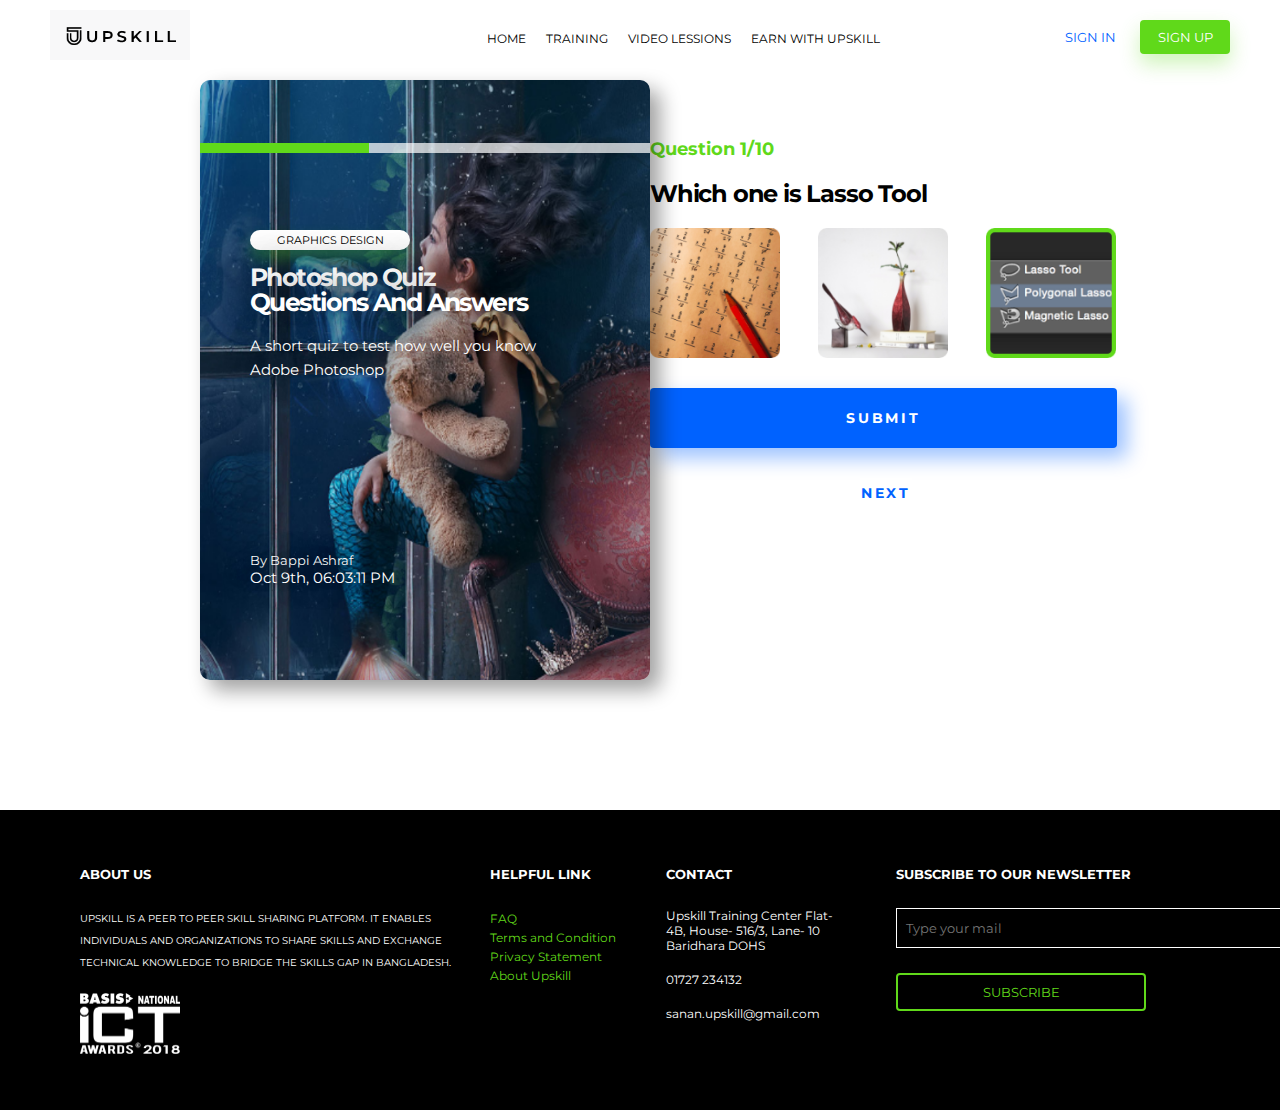
<file: index.html>
<!DOCTYPE html>
<html lang="en">

<head>
    <meta charset="UTF-8">
    <meta http-equiv="X-UA-Compatible" content="IE=edge">
    <meta name="viewport" content="width=device-width, initial-scale=1.0">
    <link rel="stylesheet" href="./styles/header.css">
    <link rel="stylesheet" href="./styles/style.css">
    <link rel="stylesheet" href="https://use.fontawesome.com/releases/v5.5.0/css/all.css"
        integrity="sha384-B4dIYHKNBt8Bc12p+WXckhzcICo0wtJAoU8YZTY5qE0Id1GSseTk6S+L3BlXeVIU" crossorigin="anonymous">
    <title>UPSKILL Assignment-2</title>
</head>

<body>
    <header class="site-header">
        <div class="logo">
            <img src="assets/images/logo/upskill_logo.png" alt="">
        </div>

        <ul class="menu">
            <li><a href="index.html">HOME</a></li>
            <li><a href="training.html">TRAINING</a></li>
            <li><a href="#">VIDEO LESSIONS</a></li>
            <li><a href="#">EARN WITH UPSKILL</a></li>
        </ul>

        <div class="user-logo">
            <!-- <i class="fas fa-user-circle"></i> -->
        </div>
        <div class="nav-btn">
            <button class="signin_toggle">
                <a href="#">SIGN IN</a>
            </button>
            <button class="signup_toggle"><a href="#">SIGN UP</a></button>
        </div>
        </div>
    </header>
    <section>
        <div class="left-segment">
            <div class="svg-pic">
                <div class="layer">
                    <img src="./assets/images/daniele-levis.svg" alt="layer">
                </div>
                <div class="svg">
                    <img src="./assets/images/adobe-pic.png" alt="picture">
                </div>
                <div class="progressbar-full"></div>
                <div class="progressbar"></div>
                <div class="top-description">
                    <div class="graphics">
                        <p>GRAPHICS DESIGN</p><br>
                    </div>
                    <div class="photoshop">
                        <p>Photoshop Quiz Questions And Answers</p><br>
                    </div>
                    <div class="description">
                        <p>A short quiz to test how well you know Adobe Photoshop</p>
                    </div>
                    <div class="author">
                        <p>By Bappi Ashraf</p>
                    </div>
                    <div class="date-time">
                        <p>Oct 9th, 06:03:11 PM</p>
                        <div class="social-media">
                            <a href="#">
                                <i class="fab fa-facebook-square"></i>
                            </a>
                            <a href="#">
                                <i class="fab fa-linkedin"></i>
                            </a>
                        </div>
                    </div>
                </div>
            </div>
        </div>
        <div class="right-segment">
            <div class="quiz">
                <div class="question-no">
                    <p>Question 1/10</p>
                </div>
                <div class="question">
                    <p>Which one is Lasso Tool</p>
                </div><br>
                <div class="option-pic">
                    <img src="./assets/images/chris-liverani-rD2dc_2S3i0-unsplash.png" alt="">
                    <img src="./assets/images/oriento-0dg-EfHgA8Q-unsplash.png" alt="">
                    <img src="./assets/images/images (1).png" alt="">
                </div>
                <div class="buttons">
                    <div>
                        <button class="submit-btn">
                            <a href="#">SUBMIT</a>
                        </button>
                    </div>
                    <div>
                        <button class="next-btn">
                            <a href="question2.html">NEXT</a>
                        </button>
                    </div>
                </div>
            </div>
        </div>
    </section>
    <footer>
        <div class="about-us">
            <P>ABOUT US</P><br>
            <div class="description">
                <p>Upskill is a peer to peer skill sharing platform. It enables individuals and organizations to share
                    skills and exchange technical knowledge to bridge the skills gap in Bangladesh.</p><br>
            </div>
            <img src="./assets/images/logo/ict@2x.png" alt="">
        </div>
        <div class="helpful-link">
            <p>HELPFUL LINK</p><br>
            <div class="links">
                <ul>
                    <li><a href="#">FAQ</a></li>
                    <li><a href="#">Terms and Condition</a></li>
                    <li><a href="#">Privacy Statement</a></li>
                    <li><a href="#">About Upskill</a></li>
                </ul>
            </div>
        </div>
        <div class="contact">
            <div class="title">
                <P>CONTACT</P><br>
            </div>
            <div class="address">
                <p>Upskill Training Center Flat- 4B, House- 516/3, Lane- 10 Baridhara DOHS</p><br>
            </div>
            <div class="phone">
                <p>01727 234132</p><br>
            </div>
            <div class="email">
                <p>sanan.upskill@gmail.com</p>
            </div>
        </div>
        <div class="subscribe">
            <div class="title">
                <p>Subscribe to our newsletter</p><br>
            </div>
            <div class="input-email">
                <input type="text" placeholder="   Type your mail">
            </div>
            <div class="sub-btn">
                <button><a href="#">SUBSCRIBE</a></button>
            </div>
        </div>
    </footer>
</body>

</html>
</file>
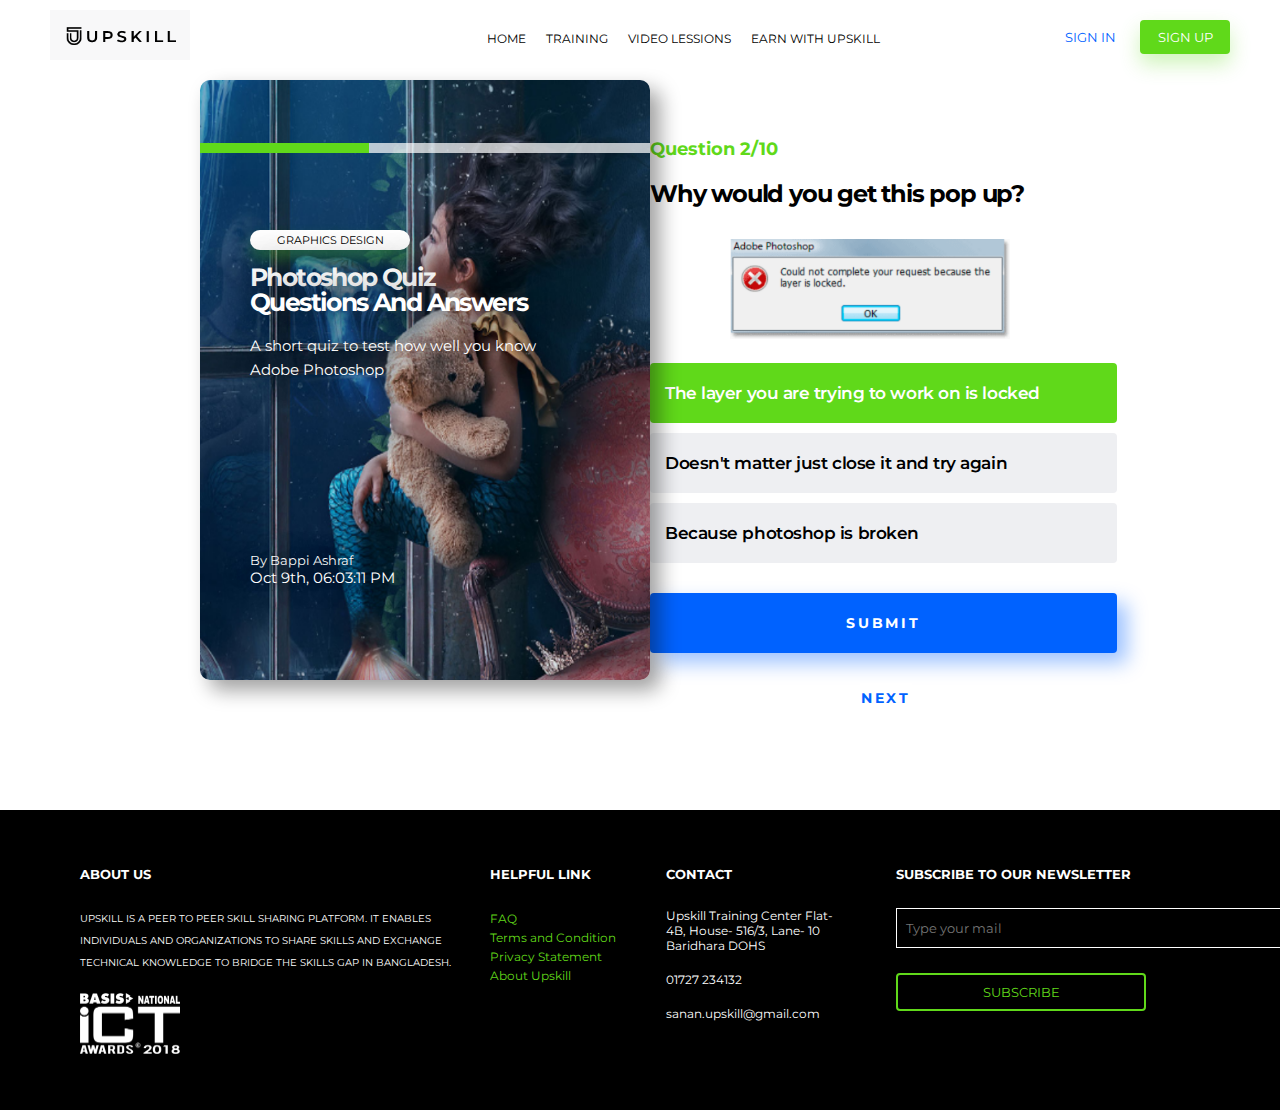
<file: question2.html>
<!DOCTYPE html>
<html lang="en">

<head>
    <meta charset="UTF-8">
    <meta http-equiv="X-UA-Compatible" content="IE=edge">
    <meta name="viewport" content="width=device-width, initial-scale=1.0">
    <link rel="stylesheet" href="./styles/header.css">
    <link rel="stylesheet" href="./styles/style.css">
    <link rel="stylesheet" href="https://use.fontawesome.com/releases/v5.5.0/css/all.css"
        integrity="sha384-B4dIYHKNBt8Bc12p+WXckhzcICo0wtJAoU8YZTY5qE0Id1GSseTk6S+L3BlXeVIU" crossorigin="anonymous">
    <title>UPSKILL Assignment-2</title>
</head>

<body>
    <header class="site-header">
        <div class="logo">
            <img src="assets/images/logo/upskill_logo.png" alt="">
        </div>

        <ul class="menu">
            <li><a href="index.html">HOME</a></li>
            <li><a href="training.html">TRAINING</a></li>
            <li><a href="#">VIDEO LESSIONS</a></li>
            <li><a href="#">EARN WITH UPSKILL</a></li>
        </ul>

        <div class="user-logo">
            <!-- <i class="fas fa-user-circle"></i> -->
        </div>
        <div class="nav-btn">
            <button class="signin_toggle">
                <a href="#">SIGN IN</a>
            </button>
            <button class="signup_toggle"><a href="#">SIGN UP</a></button>
        </div>
        </div>
    </header>
    <section>
        <div class="left-segment">
            <div class="svg-pic">
                <div class="layer">
                    <img src="./assets/images/daniele-levis.svg" alt="layer">
                </div>
                <div class="svg">
                    <img src="./assets/images/adobe-pic.png" alt="picture">
                </div>
                <div class="progressbar-full"></div>
                <div class="progressbar"></div>
                <div class="top-description">
                    <div class="graphics">
                        <p>GRAPHICS DESIGN</p><br>
                    </div>
                    <div class="photoshop">
                        <p>Photoshop Quiz Questions And Answers</p><br>
                    </div>
                    <div class="description">
                        <p>A short quiz to test how well you know Adobe Photoshop</p>
                    </div>
                    <div class="author">
                        <p>By Bappi Ashraf</p>
                    </div>
                    <div class="date-time">
                        <p>Oct 9th, 06:03:11 PM</p>
                        <div class="social-media">
                            <a href="#">
                                <i class="fab fa-facebook-square"></i>
                            </a>
                            <a href="#">
                                <i class="fab fa-linkedin"></i>
                            </a>
                        </div>
                    </div>
                </div>
            </div>
        </div>
        <div class="right-segment">
            <div class="quiz">
                <div class="question-no">
                    <p>Question 2/10</p>
                </div>
                <div class="question">
                    <p>Why would you get this pop up?</p><br>
                </div>
                <div class="error">
                    <img src="./assets/images/1793223770@2x.png" alt="">
                </div>
                <div class="options">
                    <div class="option-1" onclick="location.href-'#'">
                        <p>The layer you are trying to work on is locked</p>
                    </div>
                    <div class="option-2" onclick="location.href-'#'">
                        <p>Doesn't matter just close it and try again</p>
                    </div>
                    <div class="option-3" onclick="location.href-'#'">
                        <p>Because photoshop is broken</p>
                    </div>
                </div>
                <div class="buttons">
                    <div>
                        <button class="submit-btn">
                            <a href="#">SUBMIT</a>
                        </button>
                    </div>
                    <div>
                        <button class="next-btn">
                            <a href="question3.html">NEXT</a>
                        </button>
                    </div>
                </div>
            </div>
        </div>
    </section>
    <footer>
        <div class="about-us">
            <P>ABOUT US</P><br>
            <div class="description">
                <p>Upskill is a peer to peer skill sharing platform. It enables individuals and organizations to share
                    skills and exchange technical knowledge to bridge the skills gap in Bangladesh.</p><br>
            </div>
            <img src="./assets/images/logo/ict@2x.png" alt="">
        </div>
        <div class="helpful-link">
            <p>HELPFUL LINK</p><br>
            <div class="links">
                <ul>
                    <li><a href="#">FAQ</a></li>
                    <li><a href="#">Terms and Condition</a></li>
                    <li><a href="#">Privacy Statement</a></li>
                    <li><a href="#">About Upskill</a></li>
                </ul>
            </div>
        </div>
        <div class="contact">
            <div class="title">
                <P>CONTACT</P><br>
            </div>
            <div class="address">
                <p>Upskill Training Center Flat- 4B, House- 516/3, Lane- 10 Baridhara DOHS</p><br>
            </div>
            <div class="phone">
                <p>01727 234132</p><br>
            </div>
            <div class="email">
                <p>sanan.upskill@gmail.com</p>
            </div>
        </div>
        <div class="subscribe">
            <div class="title">
                <p>Subscribe to our newsletter</p><br>
            </div>
            <div class="input-email">
                <input type="text" placeholder="   Type your mail">
            </div>
            <div class="sub-btn">
                <button><a href="#">SUBSCRIBE</a></button>
            </div>
        </div>
    </footer>
</body>

</html>
</file>
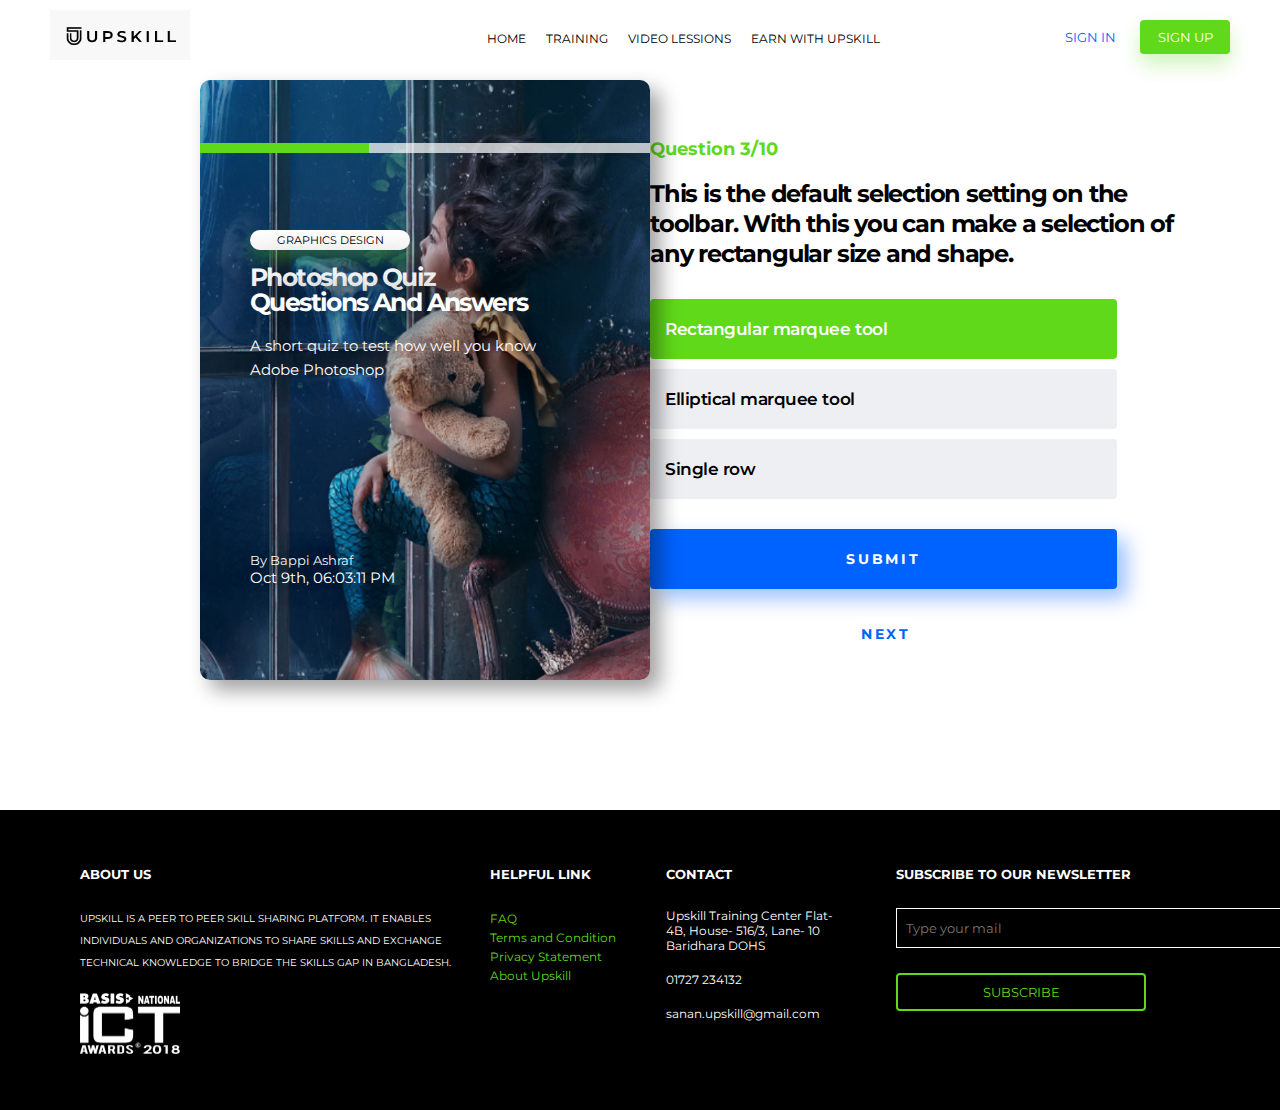
<file: question3.html>
<!DOCTYPE html>
<html lang="en">

<head>
    <meta charset="UTF-8">
    <meta http-equiv="X-UA-Compatible" content="IE=edge">
    <meta name="viewport" content="width=device-width, initial-scale=1.0">
    <link rel="stylesheet" href="./styles/header.css">
    <link rel="stylesheet" href="./styles/style.css">
    <link rel="stylesheet" href="https://use.fontawesome.com/releases/v5.5.0/css/all.css"
        integrity="sha384-B4dIYHKNBt8Bc12p+WXckhzcICo0wtJAoU8YZTY5qE0Id1GSseTk6S+L3BlXeVIU" crossorigin="anonymous">
    <title>UPSKILL Assignment-2</title>
</head>

<body>
    <header class="site-header">
        <div class="logo">
            <img src="assets/images/logo/upskill_logo.png" alt="">
        </div>

        <ul class="menu">
            <li><a href="index.html">HOME</a></li>
            <li><a href="training.html">TRAINING</a></li>
            <li><a href="#">VIDEO LESSIONS</a></li>
            <li><a href="#">EARN WITH UPSKILL</a></li>
        </ul>

        <div class="user-logo">
            <!-- <i class="fas fa-user-circle"></i> -->
        </div>
        <div class="nav-btn">
            <button class="signin_toggle">
                <a href="#">SIGN IN</a>
            </button>
            <button class="signup_toggle"><a href="#">SIGN UP</a></button>
        </div>
        </div>
    </header>
    <section>
        <div class="left-segment">
            <div class="svg-pic">
                <div class="layer">
                    <img src="./assets/images/daniele-levis.svg" alt="layer">
                </div>
                <div class="svg">
                    <img src="./assets/images/adobe-pic.png" alt="picture">
                </div>
                <div class="progressbar-full"></div>
                <div class="progressbar"></div>
                <div class="top-description">
                    <div class="graphics">
                        <p>GRAPHICS DESIGN</p><br>
                    </div>
                    <div class="photoshop">
                        <p>Photoshop Quiz Questions And Answers</p><br>
                    </div>
                    <div class="description">
                        <p>A short quiz to test how well you know Adobe Photoshop</p>
                    </div>
                    <div class="author">
                        <p>By Bappi Ashraf</p>
                    </div>
                    <div class="date-time">
                        <p>Oct 9th, 06:03:11 PM</p>
                        <div class="social-media">
                            <a href="#">
                                <i class="fab fa-facebook-square"></i>
                            </a>
                            <a href="#">
                                <i class="fab fa-linkedin"></i>
                            </a>
                        </div>
                    </div>
                </div>
            </div>
        </div>
        <div class="right-segment">
            <div class="quiz">
                <div class="question-no">
                    <p>Question 3/10</p>
                </div>
                <div class="question">
                    <p>This is the default selection setting on the toolbar. 
                    With this you can make a selection of any rectangular size and shape.</p><br>
                </div>
                <div class="options">
                    <div class="option-1" onclick="location.href-'#'">
                        <p>Rectangular marquee tool</p>
                    </div>
                    <div class="option-2" onclick="location.href-'#'">
                        <p>Elliptical marquee tool</p>
                    </div>
                    <div class="option-3" onclick="location.href-'#'">
                        <p>Single row</p>
                    </div>
                </div>
                <div class="buttons">
                    <div>
                        <button class="submit-btn">
                            <a href="#">SUBMIT</a>
                        </button>
                    </div>
                    <div>
                        <button class="next-btn">
                            <a href="score.html">NEXT</a>
                        </button>
                    </div>
                </div>
            </div>
        </div>
    </section>
    <footer>
        <div class="about-us">
            <P>ABOUT US</P><br>
            <div class="description">
                <p>Upskill is a peer to peer skill sharing platform. It enables individuals and organizations to share
                    skills and exchange technical knowledge to bridge the skills gap in Bangladesh.</p><br>
            </div>
            <img src="./assets/images/logo/ict@2x.png" alt="">
        </div>
        <div class="helpful-link">
            <p>HELPFUL LINK</p><br>
            <div class="links">
                <ul>
                    <li><a href="#">FAQ</a></li>
                    <li><a href="#">Terms and Condition</a></li>
                    <li><a href="#">Privacy Statement</a></li>
                    <li><a href="#">About Upskill</a></li>
                </ul>
            </div>
        </div>
        <div class="contact">
            <div class="title">
                <P>CONTACT</P><br>
            </div>
            <div class="address">
                <p>Upskill Training Center Flat- 4B, House- 516/3, Lane- 10 Baridhara DOHS</p><br>
            </div>
            <div class="phone">
                <p>01727 234132</p><br>
            </div>
            <div class="email">
                <p>sanan.upskill@gmail.com</p>
            </div>
        </div>
        <div class="subscribe">
            <div class="title">
                <p>Subscribe to our newsletter</p><br>
            </div>
            <div class="input-email">
                <input type="text" placeholder="   Type your mail">
            </div>
            <div class="sub-btn">
                <button><a href="#">SUBSCRIBE</a></button>
            </div>
        </div>
    </footer>
</body>

</html>
</file>
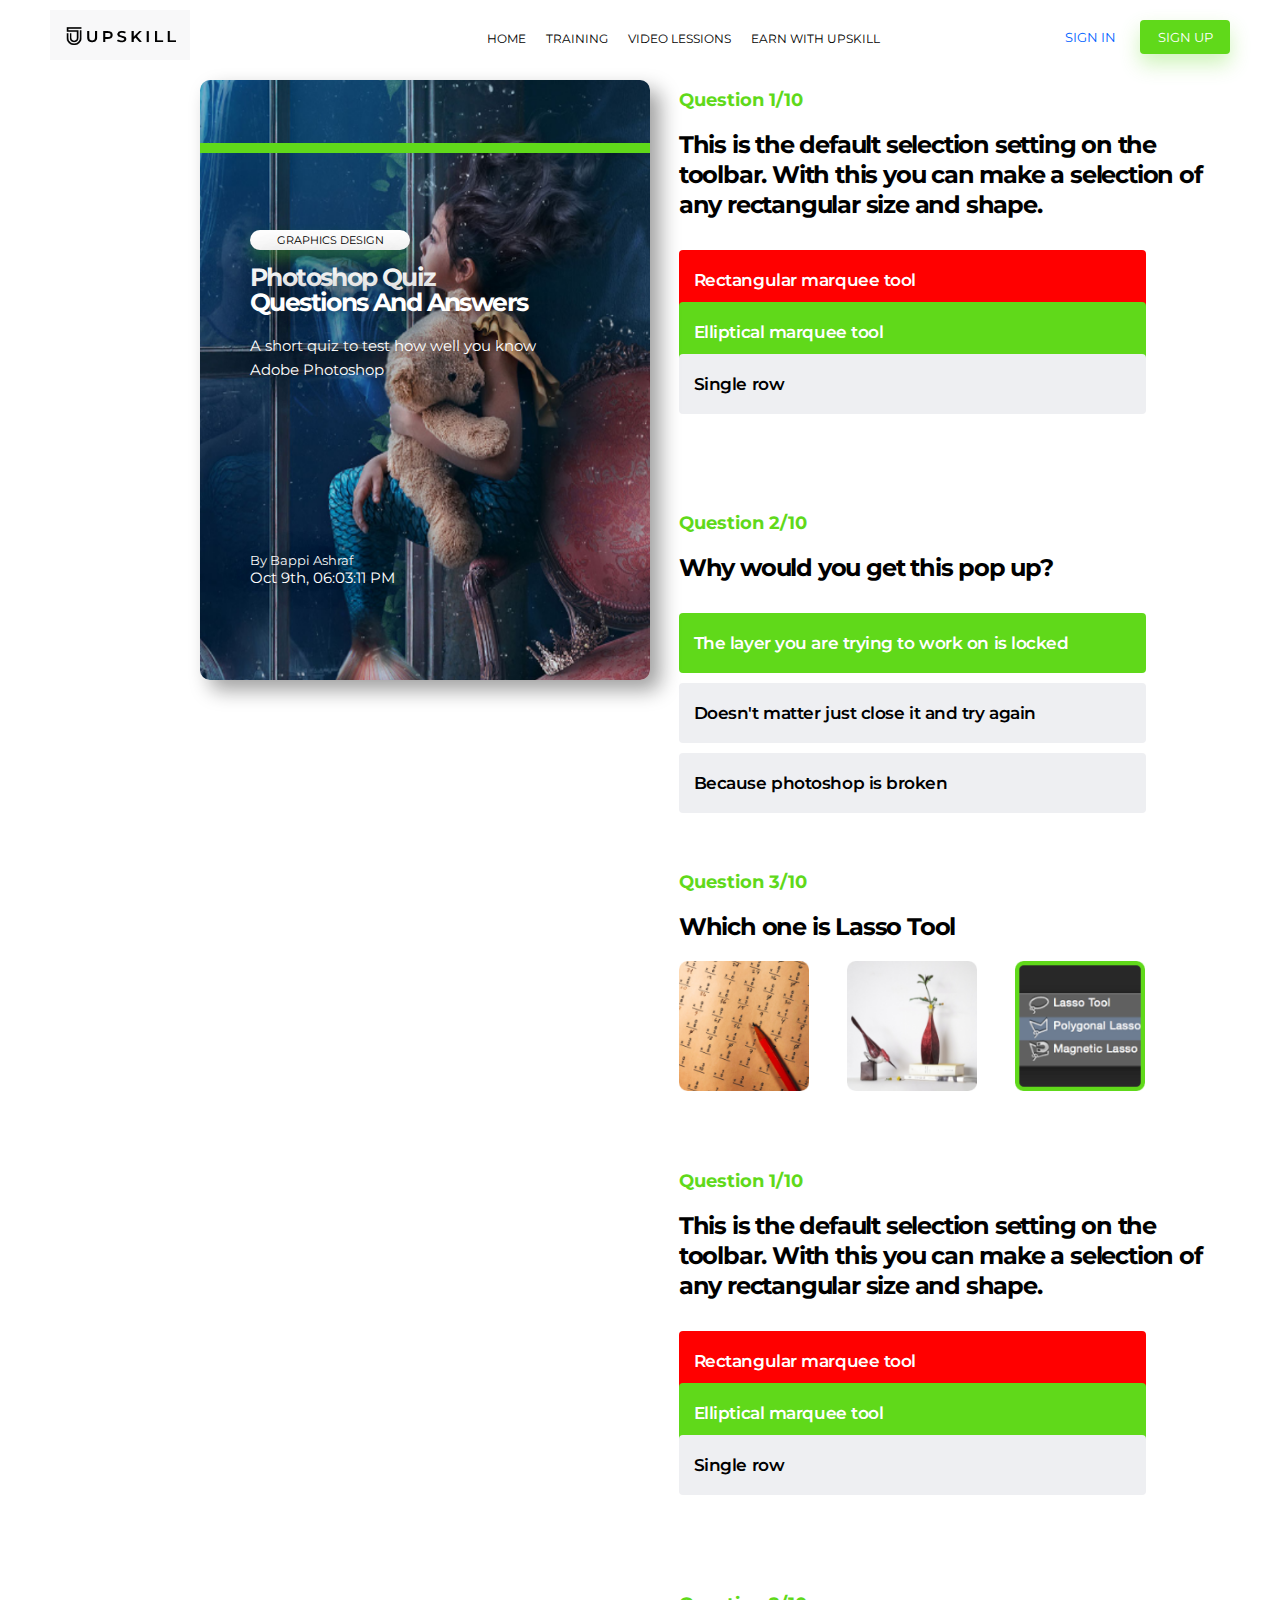
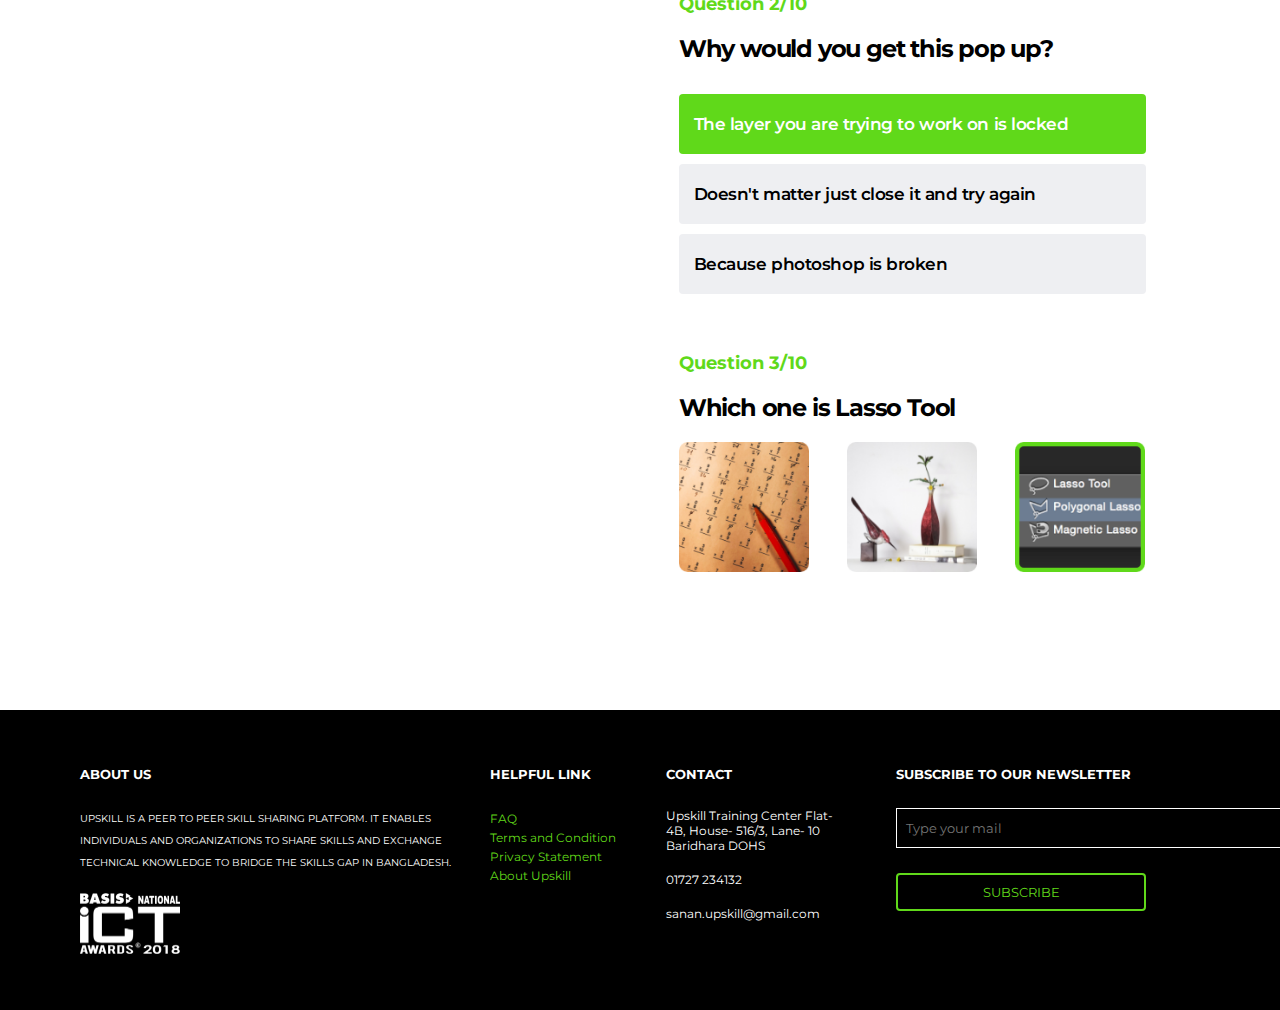
<file: review_ans.html>
<!DOCTYPE html>
<html lang="en">

<head>
    <meta charset="UTF-8">
    <meta http-equiv="X-UA-Compatible" content="IE=edge">
    <meta name="viewport" content="width=device-width, initial-scale=1.0">
    <link rel="stylesheet" href="./styles/header.css">
    <link rel="stylesheet" href="./styles/style.css">
    <link rel="stylesheet" href="./styles/review.css">
    <link rel="stylesheet" href="https://use.fontawesome.com/releases/v5.5.0/css/all.css"
        integrity="sha384-B4dIYHKNBt8Bc12p+WXckhzcICo0wtJAoU8YZTY5qE0Id1GSseTk6S+L3BlXeVIU" crossorigin="anonymous">
    <title>UPSKILL Assignment-2</title>
</head>

<body>
    <header class="site-header">
        <div class="logo">
            <img src="assets/images/logo/upskill_logo.png" alt="">
        </div>

        <ul class="menu">
            <li><a href="index.html">HOME</a></li>
            <li><a href="training.html">TRAINING</a></li>
            <li><a href="#">VIDEO LESSIONS</a></li>
            <li><a href="#">EARN WITH UPSKILL</a></li>
        </ul>

        <div class="user-logo">
            <!-- <i class="fas fa-user-circle"></i> -->
        </div>
        <div class="nav-btn">
            <button class="signin_toggle">
                <a href="#">SIGN IN</a>
            </button>
            <button class="signup_toggle"><a href="#">SIGN UP</a></button>
        </div>
        </div>
    </header>
    <section>
        <div class="left-segment">
            <div class="svg-pic">
                <div class="layer">
                    <img src="./assets/images/daniele-levis.svg" alt="layer">
                </div>
                <div class="svg">
                    <img src="./assets/images/adobe-pic.png" alt="picture">
                </div>
                <div class="progressbar-full"></div>
                <div class="progressbar"></div>
                <div class="top-description">
                    <div class="graphics">
                        <p>GRAPHICS DESIGN</p><br>
                    </div>
                    <div class="photoshop">
                        <p>Photoshop Quiz Questions And Answers</p><br>
                    </div>
                    <div class="description">
                        <p>A short quiz to test how well you know Adobe Photoshop</p>
                    </div>
                    <div class="author">
                        <p>By Bappi Ashraf</p>
                    </div>
                    <div class="date-time">
                        <p>Oct 9th, 06:03:11 PM</p>
                        <div class="social-media">
                            <a href="#">
                                <i class="fab fa-facebook-square"></i>
                            </a>
                            <a href="#">
                                <i class="fab fa-linkedin"></i>
                            </a>
                        </div>
                    </div>
                </div>
            </div>
        </div>
        <div class="right-segment">
            <div class="question1">
                <div class="question-no">
                    <p>Question 1/10</p>
                </div>
                <div class="question">
                    <p>This is the default selection setting on the toolbar. With this you can make a selection of any
                        rectangular size and shape.</p><br>
                </div>
                <div class="options">
                    <div class="option-1" onclick="location.href-'#'">
                        <p>Rectangular marquee tool</p>
                    </div>
                    <div class="close">
                        <i class="fas fa-times-circle fa-lg"></i>
                    </div>
                    <div class="option-2" onclick="location.href-'#'">
                        <p>Elliptical marquee tool</p>
                    </div>
                    <div class="check">
                        <i class="fas fa-check-circle fa-lg"></i>
                    </div>
                    <div class="option-3" onclick="location.href-'#'">
                        <p>Single row</p>
                    </div>
                </div>
            </div>
            <div class="quiz">
                <div class="question-no">
                    <p>Question 2/10</p>
                </div>
                <div class="question">
                    <p>Why would you get this pop up?</p><br>
                </div>
                <div class="options">
                    <div class="option-1" onclick="location.href-'#'">
                        <p>The layer you are trying to work on is locked</p>
                    </div>
                    <div class="option-2" onclick="location.href-'#'">
                        <p>Doesn't matter just close it and try again</p>
                    </div>
                    <div class="option-3" onclick="location.href-'#'">
                        <p>Because photoshop is broken</p>
                    </div>
                </div>
            </div>
            <div class="quiz">
                <div class="question-no">
                    <p>Question 3/10</p>
                </div>
                <div class="question">
                    <p>Which one is Lasso Tool</p>
                </div><br>
                <div class="option-pic">
                    <img src="./assets/images/chris-liverani-rD2dc_2S3i0-unsplash.png" alt="">
                    <img src="./assets/images/oriento-0dg-EfHgA8Q-unsplash.png" alt="">
                    <img src="./assets/images/images (1).png" alt="">
                </div>
            </div>
            <div class="space"></div>
            <div class="question1">
                <div class="question-no">
                    <p>Question 1/10</p>
                </div>
                <div class="question">
                    <p>This is the default selection setting on the toolbar. With this you can make a selection of any
                        rectangular size and shape.</p><br>
                </div>
                <div class="options">
                    <div class="option-1" onclick="location.href-'#'">
                        <p>Rectangular marquee tool</p>
                    </div>
                    <div class="close">
                        <i class="fas fa-times-circle fa-lg"></i>
                    </div>
                    <div class="option-2" onclick="location.href-'#'">
                        <p>Elliptical marquee tool</p>
                    </div>
                    <div class="check">
                        <i class="fas fa-check-circle fa-lg"></i>
                    </div>
                    <div class="option-3" onclick="location.href-'#'">
                        <p>Single row</p>
                    </div>
                </div>
            </div>
            <div class="quiz">
                <div class="question-no">
                    <p>Question 2/10</p>
                </div>
                <div class="question">
                    <p>Why would you get this pop up?</p><br>
                </div>
                <div class="options">
                    <div class="option-1" onclick="location.href-'#'">
                        <p>The layer you are trying to work on is locked</p>
                    </div>
                    <div class="option-2" onclick="location.href-'#'">
                        <p>Doesn't matter just close it and try again</p>
                    </div>
                    <div class="option-3" onclick="location.href-'#'">
                        <p>Because photoshop is broken</p>
                    </div>
                </div>
            </div>
            <div class="quiz">
                <div class="question-no">
                    <p>Question 3/10</p>
                </div>
                <div class="question">
                    <p>Which one is Lasso Tool</p>
                </div><br>
                <div class="option-pic">
                    <img src="./assets/images/chris-liverani-rD2dc_2S3i0-unsplash.png" alt="">
                    <img src="./assets/images/oriento-0dg-EfHgA8Q-unsplash.png" alt="">
                    <img src="./assets/images/images (1).png" alt="">
                </div>
            </div>
        </div>
    </section>
    <footer>
        <div class="about-us">
            <P>ABOUT US</P><br>
            <div class="description">
                <p>Upskill is a peer to peer skill sharing platform. It enables individuals and organizations to share
                    skills and exchange technical knowledge to bridge the skills gap in Bangladesh.</p><br>
            </div>
            <img src="./assets/images/logo/ict@2x.png" alt="">
        </div>
        <div class="helpful-link">
            <p>HELPFUL LINK</p><br>
            <div class="links">
                <ul>
                    <li><a href="#">FAQ</a></li>
                    <li><a href="#">Terms and Condition</a></li>
                    <li><a href="#">Privacy Statement</a></li>
                    <li><a href="#">About Upskill</a></li>
                </ul>
            </div>
        </div>
        <div class="contact">
            <div class="title">
                <P>CONTACT</P><br>
            </div>
            <div class="address">
                <p>Upskill Training Center Flat- 4B, House- 516/3, Lane- 10 Baridhara DOHS</p><br>
            </div>
            <div class="phone">
                <p>01727 234132</p><br>
            </div>
            <div class="email">
                <p>sanan.upskill@gmail.com</p>
            </div>
        </div>
        <div class="subscribe">
            <div class="title">
                <p>Subscribe to our newsletter</p><br>
            </div>
            <div class="input-email">
                <input type="text" placeholder="   Type your mail">
            </div>
            <div class="sub-btn">
                <button><a href="#">SUBSCRIBE</a></button>
            </div>
        </div>
    </footer>
</body>

</html>
</file>
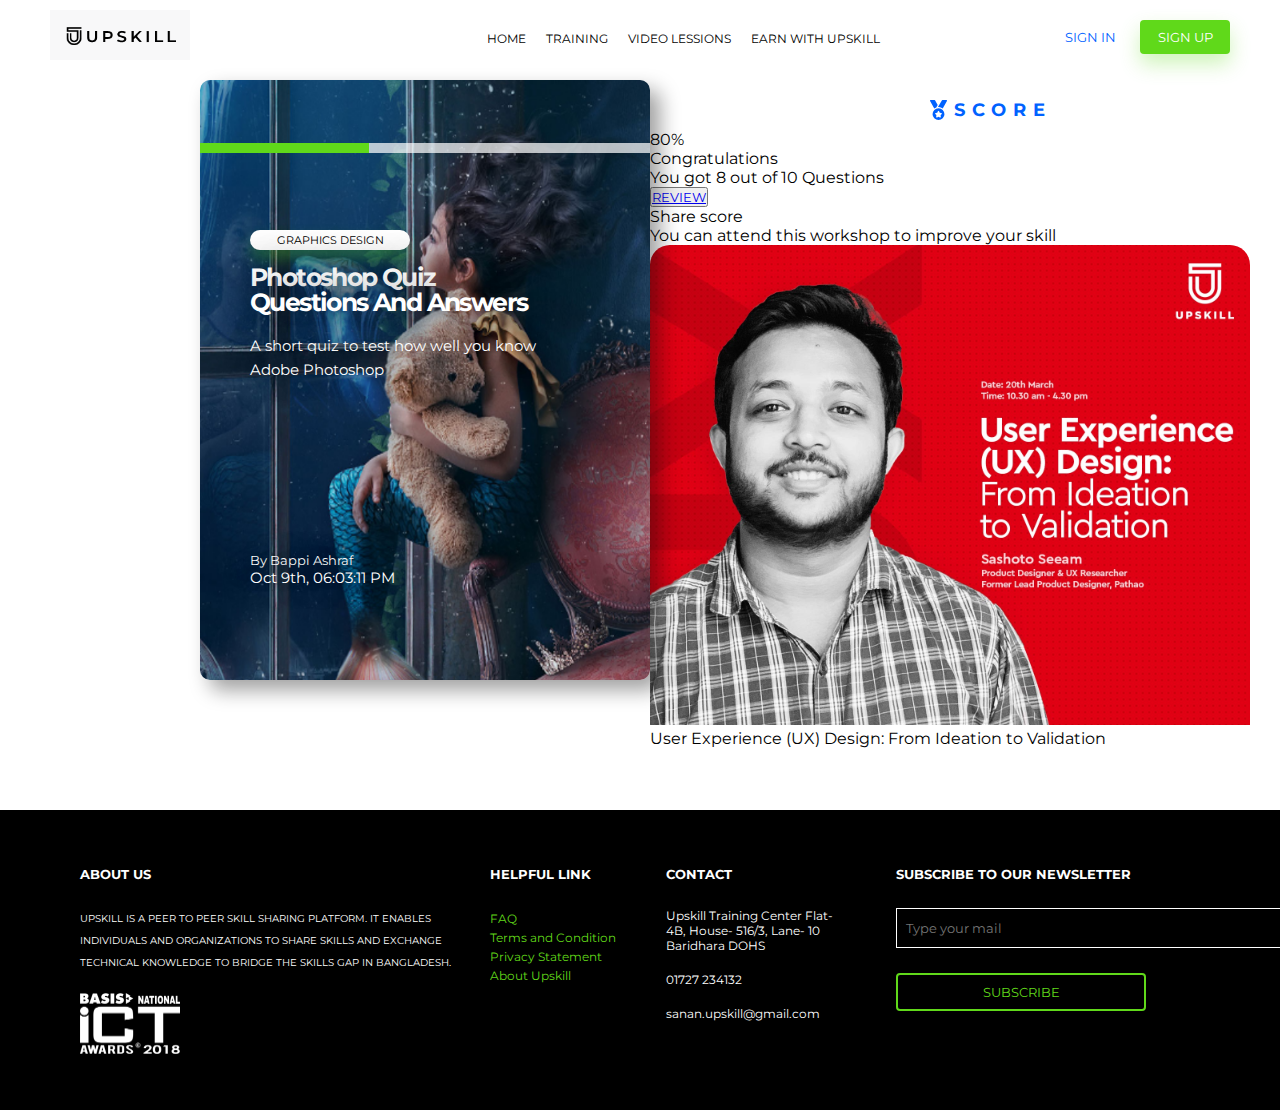
<file: score.html>
<!DOCTYPE html>
<html lang="en">

<head>
    <meta charset="UTF-8">
    <meta http-equiv="X-UA-Compatible" content="IE=edge">
    <meta name="viewport" content="width=device-width, initial-scale=1.0">
    <link rel="stylesheet" href="./styles/header.css">
    <link rel="stylesheet" href="./styles/style.css">
    <link rel="stylesheet" href="https://use.fontawesome.com/releases/v5.5.0/css/all.css"
        integrity="sha384-B4dIYHKNBt8Bc12p+WXckhzcICo0wtJAoU8YZTY5qE0Id1GSseTk6S+L3BlXeVIU" crossorigin="anonymous">
    <title>UPSKILL Assignment-2</title>
</head>

<body>
    <header class="site-header">
        <div class="logo">
            <img src="assets/images/logo/upskill_logo.png" alt="">
        </div>

        <ul class="menu">
            <li><a href="index.html">HOME</a></li>
            <li><a href="training.html">TRAINING</a></li>
            <li><a href="#">VIDEO LESSIONS</a></li>
            <li><a href="#">EARN WITH UPSKILL</a></li>
        </ul>

        <div class="user-logo">
            <!-- <i class="fas fa-user-circle"></i> -->
        </div>
        <div class="nav-btn">
            <button class="signin_toggle">
                <a href="#">SIGN IN</a>
            </button>
            <button class="signup_toggle"><a href="#">SIGN UP</a></button>
        </div>
        </div>
    </header>
    <section>
        <div class="left-segment">
            <div class="svg-pic">
                <div class="layer">
                    <img src="./assets/images/daniele-levis.svg" alt="layer">
                </div>
                <div class="svg">
                    <img src="./assets/images/adobe-pic.png" alt="picture">
                </div>
                <div class="progressbar-full"></div>
                <div class="progressbar"></div>
                <div class="top-description">
                    <div class="graphics">
                        <p>GRAPHICS DESIGN</p><br>
                    </div>
                    <div class="photoshop">
                        <p>Photoshop Quiz Questions And Answers</p><br>
                    </div>
                    <div class="description">
                        <p>A short quiz to test how well you know Adobe Photoshop</p>
                    </div>
                    <div class="author">
                        <p>By Bappi Ashraf</p>
                    </div>
                    <div class="date-time">
                        <p>Oct 9th, 06:03:11 PM</p>
                        <div class="social-media">
                            <a href="#">
                                <i class="fab fa-facebook-square"></i>
                            </a>
                            <a href="#">
                                <i class="fab fa-linkedin"></i>
                            </a>
                        </div>
                    </div>
                </div>
            </div>
        </div>
        <div class="right-segment">
            <div class="score-heading">
                <div class="score-svg">
                    <img src="./assets/images/medal-ribbon.svg" alt="">
                </div>
                <div class="score">
                    <p>score</p>
                </div>
            </div>
            <div class="completed">
                <p>80%</p>
            </div>
            <div class="Congratulations">
                <p>Congratulations</p>
            </div>
            <div class="no-of-right-ans">
                <p>You got 8 out of 10 Questions</p>
            </div>
            <button class="review-btn">
                <a href="#">REVIEW</a>
            </button>
            <div class="score-social-media">
                <div class="share">
                    <p>Share score</p>
                </div>
                <div class="score-social-media-logo">
                    <a href="#">
                        <i class="fab fa-facebook-square"></i>
                    </a>
                    <a href="#">
                        <i class="fab fa-linkedin"></i>
                    </a>
                </div>
            </div>
            <div class="marketing">
                <p>You can attend this workshop to improve your skill</p>
                <div class="card">
                    <div class="tamplet">
                        <img src="./assets/images/User-Experience-(UX)-Design@2x.png" alt="">
                    </div>
                    <div class="title">
                        <p>User Experience (UX) Design: From Ideation to Validation</p>
                    </div>
                </div>
            </div>
        </div>
    </section>
    <footer>
        <div class="about-us">
            <P>ABOUT US</P><br>
            <div class="description">
                <p>Upskill is a peer to peer skill sharing platform. It enables individuals and organizations to share
                    skills and exchange technical knowledge to bridge the skills gap in Bangladesh.</p><br>
            </div>
            <img src="./assets/images/logo/ict@2x.png" alt="">
        </div>
        <div class="helpful-link">
            <p>HELPFUL LINK</p><br>
            <div class="links">
                <ul>
                    <li><a href="#">FAQ</a></li>
                    <li><a href="#">Terms and Condition</a></li>
                    <li><a href="#">Privacy Statement</a></li>
                    <li><a href="#">About Upskill</a></li>
                </ul>
            </div>
        </div>
        <div class="contact">
            <div class="title">
                <P>CONTACT</P><br>
            </div>
            <div class="address">
                <p>Upskill Training Center Flat- 4B, House- 516/3, Lane- 10 Baridhara DOHS</p><br>
            </div>
            <div class="phone">
                <p>01727 234132</p><br>
            </div>
            <div class="email">
                <p>sanan.upskill@gmail.com</p>
            </div>
        </div>
        <div class="subscribe">
            <div class="title">
                <p>Subscribe to our newsletter</p><br>
            </div>
            <div class="input-email">
                <input type="text" placeholder="   Type your mail">
            </div>
            <div class="sub-btn">
                <button><a href="#">SUBSCRIBE</a></button>
            </div>
        </div>
    </footer>
</body>

</html>
</file>
<file: styles/header.css>
@import url('https://fonts.googleapis.com/css2?family=Montserrat:wght@400;600;700&display=swap');

* {
    margin: 0;
    padding: 0;
    box-sizing: border-box;
    font-family: 'Montserrat',
        sans-serif;
    scroll-behavior: smooth;
}

.site-header {
    position: absolute;
    top: 0;
    left: 0;
    width: 100%;
    padding: 10px 50px;
    z-index: auto;
    display: flex;
    justify-content: space-between;
    align-items: center;
    /* transition: 0.5s; */
}

.site-header ul {
    padding-left: 200px;
    position: relative;
    display: flex;
}

.site-header ul li {
    position: relative;
    list-style: none;
}

.site-header ul li a {
    font-size: 12px;
    position: relative;
    display: inline-block;
    margin: 0px 10px;
    color: #000000;
    text-decoration: none;
}

.site-header .logo img {
    height: 50px;
}

.site-header .nav-btn button a {
    text-decoration: none;
}

.site-header .nav-btn .signin_toggle {
    margin-right: 20px;
    border: none;
}

.site-header .nav-btn .signin_toggle a {
    text-transform: uppercase;
    color: #0062FF;
    background-color: #FFFFFF;
}

.site-header .nav-btn .signup_toggle {
    border: none;
    width: 90px;
    height: 34px;
    background: #60D91A 0% 0% no-repeat padding-box;
    border-radius: 4px;
    box-shadow: 0px 10px 20px #60D91A4D;
    opacity: 1;
}

.site-header .nav-btn .signup_toggle a {
    color: white;
}
</file>
<file: styles/style.css>
section {
    margin-top: 80px;
    display: flex;
}

section .left-segment {
    width: 500px;
}

section .left-segment .top-description {
    width: 290px;
    position: absolute;
    top: 230px;
    left: 250px;
    z-index: auto;
}

section .left-segment .top-description .graphics {
    width: 160px;
    height: 20px;
    background: #FFFFFF 0% 0% no-repeat padding-box;
    box-shadow: 0px 10px 15px #60D91A4D;
    border-radius: 20px;
    opacity: 1;
    margin-bottom: 15px;
}

section .left-segment .top-description .graphics p {
    font: Montserrat;
    font-size: 11px;
    padding-top: 3px;
    text-align: center;
}

section .left-segment .top-description .photoshop p {
    text-align: left;
    font: normal normal bold 25px/25px Montserrat;
    letter-spacing: -1.6px;
    color: #FFFFFF;
    text-shadow: 0px 0px 40px #000000;
    opacity: 1;
}

section .left-segment .top-description .description p {
    text-align: left;
    font: normal normal normal 15px/24px Montserrat;
    letter-spacing: 0px;
    color: #FFFFFF;
    text-shadow: 0px 0px 30px #000000;
    opacity: 1;
}

section .left-segment .top-description .author {
    padding-top: 170px;
}

section .left-segment .top-description .author p {
    font-size: 13px;
    color: white;
    text-shadow: 0px 0px 30px #000000;
    opacity: 1;
}

section .left-segment .top-description .date-time {
    display: flex;
    width: 500px;
}

section .left-segment .top-description .date-time .social-media {
    padding-left: 160px;
}

section .left-segment .top-description .date-time .social-media a {
    text-decoration: none;
}

section .left-segment .top-description .date-time .social-media a i {
    width: 20px;
    color: white;
    text-shadow: 0px 0px 30px #000000;
}

section .left-segment .top-description .date-time p {
    font-size: 15px;
    color: white;
    text-shadow: 0px 0px 30px #000000;
    opacity: 1;
}

section .left-segment .svg-pic .layer img {
    position: absolute;
    width: 450px;
    height: 600px;
}

section .left-segment .svg-pic .svg img {
    position: absolute;
    width: 450px;
    height: 600px;
    box-shadow: 10px 10px 20px #0a0a0a63;
    border-radius: 10px;
}

section .left-segment {
    margin-left: 200px;
}

section .left-segment .progressbar-full {
    margin-top: 63px;
    position: absolute;
    width: 450px;
    height: 10px;
    background: #ffffffb7 0% 0% no-repeat padding-box;

}

section .left-segment .progressbar {
    margin-top: 63px;
    position: absolute;
    width: 169px;
    height: 10px;
    background-color: #60D91A;
}

section .right-segment {
    width: 700px;
    height: 500px;
}

section .right-segment .quiz {
    margin-top: 49px;
}

section .right-segment .quiz .question-no {
    color: #60D91A;
    font: normal normal bold 18px/40px Montserrat;
    font-size: 18px;
    margin-bottom: 10px;
}

section .right-segment .quiz .question {
    width: 550px;
    font: normal normal bold 24px/30px Montserrat;
    letter-spacing: -1.2px;
    color: #000000;
    opacity: 1;
}

section .right-segment .quiz .option-pic {
    display: flex;
    width: 130px;
    height: 130px;
}

section .right-segment .quiz .option-pic img {
    padding-right: 38px;
}

section .right-segment .quiz .buttons .submit-btn {
    margin-top: 30px;
    top: 429px;
    left: 985px;
    width: 467px;
    height: 60px;
    background: #0062FF 0% 0% no-repeat padding-box;
    box-shadow: 10px 10px 20px #0062ff63;
    border: none;
    border-radius: 4px;
    opacity: 1;
}

section .right-segment .quiz .buttons .submit-btn a {
    text-decoration: none;
    font: normal normal bold 14px/27px Montserrat;
    letter-spacing: 2.8px;
    color: #FFFFFF;
    text-transform: uppercase;
    opacity: 1;
}

section .right-segment .quiz .buttons .next-btn {
    margin-top: 30px;
    margin-left: 210px;
    width: 52px;
    height: 30px;
    background: #ffffff 0% 0% no-repeat padding-box;
    border: none;
}

section .right-segment .quiz .buttons .next-btn a {
    text-decoration: none;
    font: normal normal bold 14px/27px Montserrat;
    letter-spacing: 2.8px;
    color: #0062FF;
    text-transform: uppercase;
    opacity: 1;
}

footer {
    display: flex;
    margin-top: 230px;
    height: 300px;
    width: 1349px;
    background: #000000;
}

footer .about-us {
    padding-top: 50px;
    padding-left: 80px;
}

footer .about-us img {
    height: 61px;
    width: 100px;
}

footer .about-us p {
    font: normal normal bold 13px/29px Montserrat;
    letter-spacing: 0px;
    color: #FFFFFF;
    text-transform: uppercase;
    opacity: 1;
}

footer .description {
    width: 380px;
}

footer .about-us .description p {
    text-align: left;
    font: normal normal normal 10px/22px Montserrat;
    letter-spacing: 0px;
    color: #FFFFFF;
    opacity: 1;
    text-align: start;
}

footer .helpful-link {
    padding-top: 50px;
    padding-left: 30px;
}

footer .helpful-link p {
    font: normal normal bold 13px/29px Montserrat;
    letter-spacing: 0px;
    color: #FFFFFF;
    text-transform: uppercase;
    opacity: 1;
}

footer .helpful-link .links a {
    text-decoration: none;
    font-size: 12px;
    color: #60D91A;
}

footer .contact {
    padding-top: 50px;
    padding-left: 50px;
}

footer .contact .title p {
    font: normal normal bold 13px/29px Montserrat;
    letter-spacing: 0px;
    color: #FFFFFF;
    text-transform: uppercase;
    opacity: 1;
}

footer .contact .address {
    width: 180px;
}

footer .contact .address p {
    font-size: 12px;
    color: white;
}

footer .contact .phone p {
    font-size: 12px;
    color: white;
}

footer .contact .email p {
    font-size: 12px;
    color: white;
}

footer .subscribe {
    padding-top: 50px;
    padding-left: 50px;
}

footer .subscribe .title p {
    font: normal normal bold 13px/29px Montserrat;
    letter-spacing: 0px;
    color: #FFFFFF;
    text-transform: uppercase;
    opacity: 1;
}

footer .subscribe .input-email input {
    width: 400px;
    height: 40px;
    border: 1px solid #FFFFFF;
    opacity: 1;
    background-color: #000000;
}

footer .subscribe .sub-btn {
    margin-top: 25px;
}

footer .subscribe .sub-btn button {
    width: 250px;
    height: 38px;
    background-color: #000000;
    border: 2px solid #60D91A;
    border-radius: 4px;
    opacity: 1;
}

footer .subscribe .sub-btn button a {
    text-decoration: none;
    color: #60D91A;
}

/* Question 2 page */

section .right-segment .quiz .error img {
    margin-left: 80px;
    margin-bottom: 20px;
    width: 280px;
    height: 100px;
}



section .right-segment .quiz .options .option-1 {
    cursor: pointer;
    width: 467px;
    height: 60px;
    background: #60D91A 0% 0% no-repeat padding-box;
    border-radius: 4px;
    opacity: 1;
}

section .right-segment .quiz .options .option-1 p {
    text-align: left;
    padding-top: 18px;
    padding-left: 15px;
    font: normal normal 600 17px/24px Montserrat;
    letter-spacing: -0.45px;
    color: #FFFFFF;
    opacity: 1;
}

section .right-segment .quiz .options .option-2 {
    cursor: pointer;
    margin-top: 10px;
    width: 467px;
    height: 60px;
    background: #EEEFF2 0% 0% no-repeat padding-box;
    border-radius: 4px;
    opacity: 1;
}

section .right-segment .quiz .options .option-2 p {
    text-align: left;
    padding-top: 18px;
    padding-left: 15px;
    font: normal normal 600 17px/24px Montserrat;
    letter-spacing: -0.45px;
    color: #000000;
    opacity: 1;
}

section .right-segment .quiz .options .option-3 {
    cursor: pointer;
    margin-top: 10px;
    width: 467px;
    height: 60px;
    background: #EEEFF2 0% 0% no-repeat padding-box;
    border-radius: 4px;
    opacity: 1;
}

section .right-segment .quiz .options .option-3 p {
    text-align: left;
    padding-top: 18px;
    padding-left: 15px;
    font: normal normal 600 17px/24px Montserrat;
    letter-spacing: -0.45px;
    color: #000000;
    opacity: 1;
}

/* score page */


section .right-segment .score-heading {
    display: flex;
    padding-top: 10px;
    padding-left: 280px;
}

section .right-segment .score-svg {
    margin-top: 10px;
}

section .right-segment .score-heading p {
    margin-left: 7px;
    text-align: left;
    font: normal normal bold 18px/40px Montserrat;
    letter-spacing: 7.2px;
    color: #0062FF;
    text-transform: uppercase;
    opacity: 1;
}
</file>
<file: styles/review.css>
section .left-segment .progressbar {
    margin-top: 63px;
    position: absolute;
    width: 450px;
    height: 10px;
    background-color: #60D91A;
}

section .right-segment {
    padding-left: 30px;
    height: 2000px;
}

section .right-segment .quiz {
    margin-top: 49px;
}

section .right-segment .question1 {
    padding-bottom: 40px;
}

section .right-segment .question1 .question-no {
    color: #60D91A;
    font: normal normal bold 18px/40px Montserrat;
    font-size: 18px;
    margin-bottom: 10px;
}

section .right-segment .question1 .question {
    width: 550px;
    font: normal normal bold 24px/30px Montserrat;
    letter-spacing: -1.2px;
    color: #000000;
    opacity: 1;
}

section .right-segment .question1 .options .option-1 {
    cursor: pointer;
    width: 467px;
    height: 60px;
    background: red 0% 0% no-repeat padding-box;
    border-radius: 4px;
    opacity: 1;
}

section .right-segment .question1 .options .option-1 p {
    text-align: left;
    padding-top: 18px;
    padding-left: 15px;
    font: normal normal 600 17px/24px Montserrat;
    letter-spacing: -0.45px;
    color: #FFFFFF;
    opacity: 1;
}

section .right-segment .question1 .options .close {
    padding-left: 415px;
    padding-bottom: 20px;
    margin-top: -38px;
    color: white;
}

section .right-segment .question1 .options .check {
    padding-left: 415px;
    padding-bottom: 20px;
    margin-top: -38px;
    color: white;
}

section .right-segment .question1 .options .option-2 {
    cursor: pointer;
    margin-top: 10px;
    width: 467px;
    height: 60px;
    background: #60D91A 0% 0% no-repeat padding-box;
    border-radius: 4px;
    opacity: 1;
}

section .right-segment .question1 .options .option-2 p {
    text-align: left;
    padding-top: 18px;
    padding-left: 15px;
    font: normal normal 600 17px/24px Montserrat;
    letter-spacing: -0.45px;
    color: white;
    opacity: 1;
}

section .right-segment .question1 .options .option-3 {
    cursor: pointer;
    margin-top: 10px;
    width: 467px;
    height: 60px;
    background: #EEEFF2 0% 0% no-repeat padding-box;
    border-radius: 4px;
    opacity: 1;
}

section .right-segment .question1 .options .option-3 p {
    text-align: left;
    padding-top: 18px;
    padding-left: 15px;
    font: normal normal 600 17px/24px Montserrat;
    letter-spacing: -0.45px;
    color: #000000;
    opacity: 1;
}

section .right-segment .space {
    height: 70px;
}
</file>
